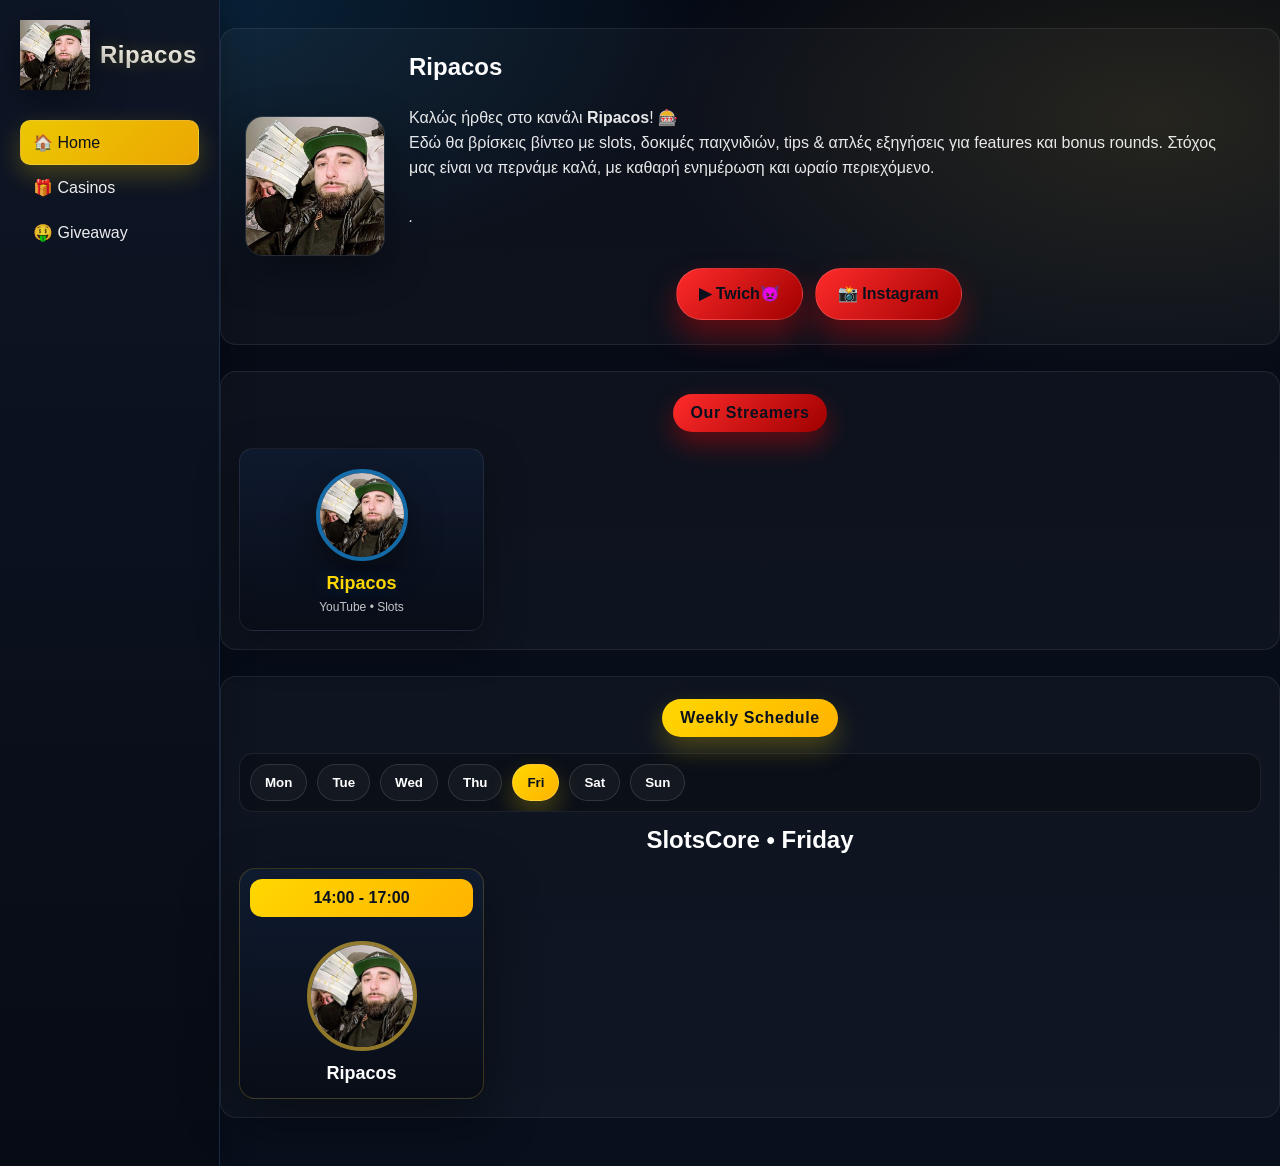
<file: index.html>
<!DOCTYPE html>
<html lang="en">
<head>
  <meta charset="UTF-8">
  <title>Ripacos - Home</title>
  <link rel="stylesheet" href="style.css">
</head>
<body>

<div class="layout">

  <aside class="sidebar">
    <div class="logo-area">
      <img src="image1.jpg" alt="Ripacos Logo">
      <span>Ripacos</span>
    </div>
    <ul>
      <li class="active"><a href="index.html">🏠 Home</a></li>
      <li><a href="bonus.html">🎁 Casinos</a></li>
     <li ><a href="giveaway_fixed.html">🤑 Giveaway</a></li>
    </ul>
  </aside>

  <main class="content">

  <section class="home-hero">
    <!-- Βάλε εδώ το λογότυπο του καναλιού -->
    <!-- Αν το αρχείο σου λέγεται αλλιώς, άλλαξε το src -->
    <img class="home-logo" src="image1.jpg" alt="Slotscore Channel Logo">

    <div class="home-text">
      <h1 class="home-title">Ripacos</h1>

      <!-- Περιγραφή (template) - άλλαξέ το όπως θες -->
      <p class="home-desc">
        Καλώς ήρθες στο κανάλι <strong>Ripacos</strong>! 🎰<br>
        Εδώ θα βρίσκεις βίντεο με slots, δοκιμές παιχνιδιών, tips & απλές εξηγήσεις για features και bonus rounds.
        Στόχος μας είναι να περνάμε καλά, με καθαρή ενημέρωση και ωραίο περιεχόμενο.
        <br><br>
        <em>.</em>
      </p>

      <div class="social-links">
        <!-- Βάλε τα δικά σου links -->
        <a class="social-btn" href="https://www.twitch.tv/ripacos">▶ Twich👿</a>
        <a class="social-btn" href="https://www.instagram.com/ripacos" target="_blank" rel="noopener">📸 Instagram</a>
      </div>
    </div>
  </section>
<section class="section">
  <div class="section-title blue"><span>Our Streamers</span></div>

  <div class="streamers-grid">
    <a class="streamer-card" href="https://www.instagram.com/ripacos/" target="_blank" rel="noopener">
      <img class="avatar" src="image1.jpg" alt="xristos">
      <div class="name">Ripacos</div>
      <div class="meta">YouTube • Slots</div>
    </a>

    
      </div>
</section>
<section class="section">
  <div class="section-title"><span>Weekly Schedule</span></div>

  <div class="week-bar" id="weekBar">
    <button class="day" data-day="mon">Mon</button>
    <button class="day" data-day="tue">Tue</button>
    <button class="day" data-day="wed">Wed</button>
    <button class="day" data-day="thu">Thu</button>
    <button class="day" data-day="fri">Fri</button>
    <button class="day" data-day="sat">Sat</button>
    <button class="day" data-day="sun">Sun</button>
  </div>

  <h2 id="scheduleTitle" style="text-align:center; margin-top:14px;">SlotsCore</h2>

  <div class="schedule-grid" id="scheduleGrid"></div>
</section>
</main>
</div>


<script>
/* Weekly schedule - click day to show streams */
const scheduleData = {
  mon: [
    { time: "14:00 - 17:00", name: "Ripacos", img: "image1.jpg" },
      
  ],
  tue: [
    { time: "14:00 - 17:00", name: "Ripacos", img: "image1.jpg" },
   
  ],
  wed: [
    { time: "14:00 - 17:00", name: "Ripacos", img: "image1.jpg" },
    
],
  thu: [
   { time: "14:00 - 17:00", name: "Ripacos", img: "image1.jpg" },
     
],
  fri: [
   { time: "14:00 - 17:00", name: "Ripacos", img: "image1.jpg" },
     
  ],
  sat: [
    { time: "14:00 - 17:00", name: "Ripacos", img: "image1.jpg" },
  ],
  sun: [
    { time: "14:00 - 17:00", name: "Ripacos", img: "image1.jpg" },
]
};

const dayNames = {
  mon: "Monday",
  tue: "Tuesday",
  wed: "Wednesday",
  thu: "Thursday",
  fri: "Friday",
  sat: "Saturday",
  sun: "Sunday"
};

const weekBar = document.getElementById("weekBar");
const scheduleGrid = document.getElementById("scheduleGrid");
const scheduleTitle = document.getElementById("scheduleTitle");

function renderSchedule(dayKey) {
  scheduleTitle.textContent = "SlotsCore • " + (dayNames[dayKey] || dayKey);
  scheduleGrid.innerHTML = "";

  const items = scheduleData[dayKey] || [];

  if (items.length === 0) {
    scheduleGrid.innerHTML = `
      <div style="
        grid-column: 1 / -1;
        text-align:center;
        padding:20px;
        border-radius:14px;
        border:1px solid rgba(255,255,255,.08);
        background:rgba(255,255,255,.03);
        color:rgba(255,255,255,.7);
      ">
        No stream scheduled for this day.
      </div>
    `;
    return;
  }

  items.forEach(item => {
    const card = document.createElement("div");
    card.className = "slot-card";
    card.innerHTML = `
      <div class="slot-time">${item.time}</div>
      <img class="slot-avatar" src="${item.img}" alt="${item.name}">
      <div class="slot-name">${item.name}</div>
    `;
    scheduleGrid.appendChild(card);
  });
}

weekBar.addEventListener("click", (e) => {
  const btn = e.target.closest(".day");
  if (!btn) return;

  const dayKey = btn.dataset.day;

  weekBar.querySelectorAll(".day").forEach(b => b.classList.remove("active"));
  btn.classList.add("active");

  renderSchedule(dayKey);
});

/* Auto-highlight today's day */
const todayIndex = new Date().getDay(); // 0=Sun..6=Sat
const map = ["sun","mon","tue","wed","thu","fri","sat"];
const todayKey = map[todayIndex];

const todayButton = document.querySelector(`[data-day="${todayKey}"]`);
if (todayButton) {
  todayButton.classList.add("active");
  renderSchedule(todayKey);
} else {
  // fallback
  renderSchedule("mon");
}
</script>

</body>
</html>
</file>
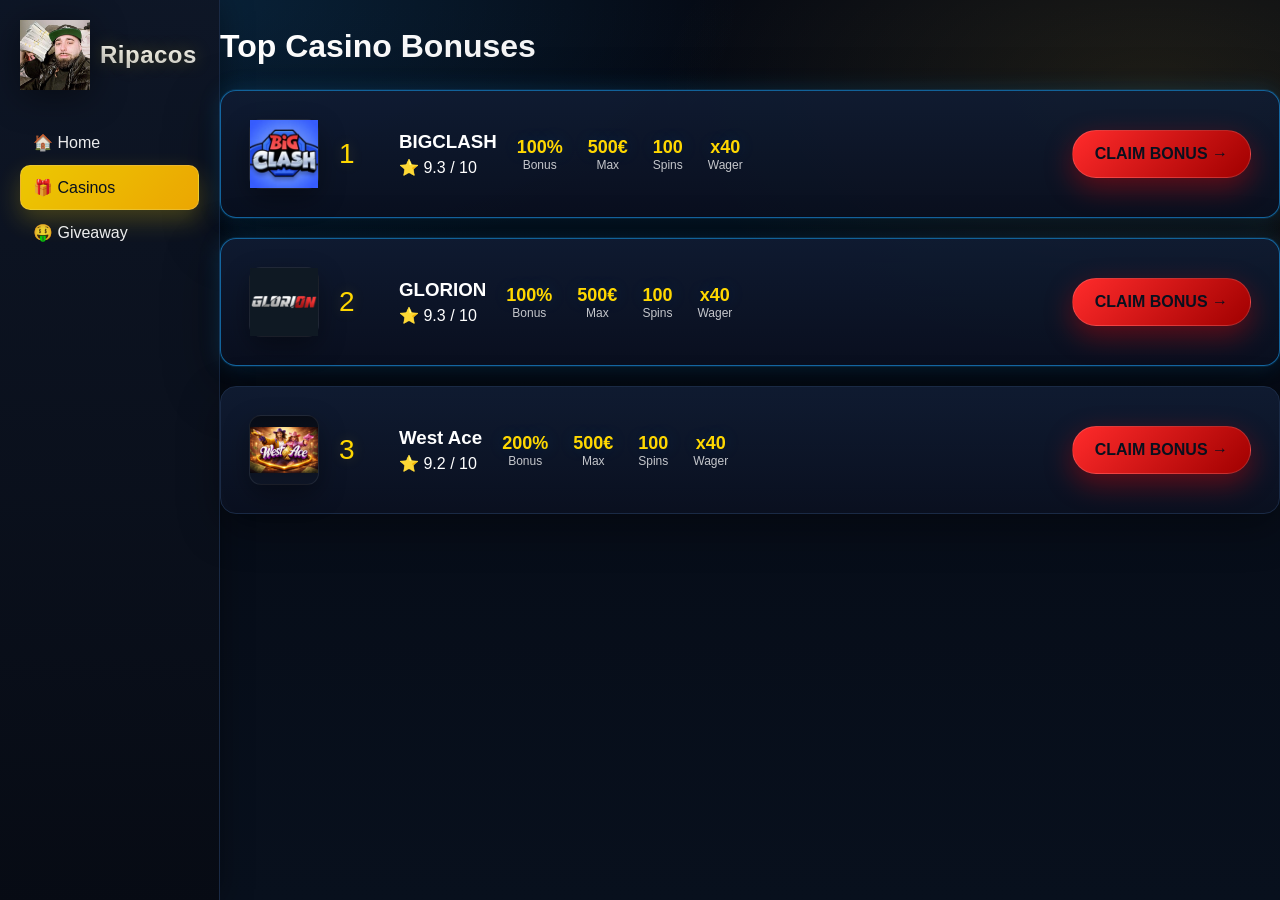
<file: bonus.html>
<!DOCTYPE html>
<html lang="en">
<head>
  <meta charset="UTF-8">
  <title>Casino Bonuses</title>
  <link rel="stylesheet" href="style.css">
</head>
<body>

<div class="layout">

  <aside class="sidebar">
    <div class="logo-area">
      <img src="image1.jpg" alt="SlotsCore Logo">
      <span>Ripacos</span>
    </div>
    <ul>
      <li><a href="index.html">🏠 Home</a></li>
      <li class="active"><a href="bonus.html">🎁 Casinos</a></li>
     <li ><a href="giveaway_fixed.html">🤑 Giveaway</a></li>
    </ul>
  </aside>

  <main class="content">

    <h1>Top Casino Bonuses</h1>

    
    <!-- CARD 1 -->
<div class="casino-card highlight">
      <div class="casino-logo">
        <img src="BIGCLASH.PNG" alt="Spartibet">
      </div>

      <div class="rank">1</div>

      <div class="info">
        <h3>BIGCLASH</h3>
        <p>⭐ 9.3 / 10</p>
      </div>

      <div class="stats">
        <div><strong>100%</strong><span>Bonus</span></div>
        <div><strong>500€</strong><span>Max</span></div>
        <div><strong>100</strong><span>Spins</span></div>
        <div><strong>x40</strong><span>Wager</span></div>
      </div>

      <a href="https://mma.lynmonkel.com/?mid=304403_2020044" class="btn" target="_blank">
        CLAIM BONUS →
      </a>
    </div>
     
    <!-- CARD 2 -->
 <div class="casino-card highlight">
      <div class="casino-logo">
        <img src="GLORION.PNG" alt="Spartibet">
      </div>

      <div class="rank">2</div>

      <div class="info">
        <h3>GLORION</h3>
        <p>⭐ 9.3 / 10</p>
      </div>

      <div class="stats">
        <div><strong>100%</strong><span>Bonus</span></div>
        <div><strong>500€</strong><span>Max</span></div>
        <div><strong>100</strong><span>Spins</span></div>
        <div><strong>x40</strong><span>Wager</span></div>
      </div>

      <a href="https://glrn.lynmonkel.com/?mid=304403_2020043" class="btn" target="_blank">
        CLAIM BONUS →
      </a>
    </div>   
    
    <!-- CARD 4 -->
  <div class="casino-card">
      <div class="casino-logo">
        <img src="WEST.PNG" alt="Casino 3">
      </div>

      <div class="rank">3</div>

      <div class="info">
        <h3>West Ace</h3>
        <p>⭐ 9.2 / 10</p>
      </div>

      <div class="stats">
        <div><strong>200%</strong><span>Bonus</span></div>
        <div><strong>500€</strong><span>Max</span></div>
        <div><strong>100</strong><span>Spins</span></div>
        <div><strong>x40</strong><span>Wager</span></div>
      </div>

      <a href="https://wstc.lynmonkel.com/?mid=362287_2106183" class="btn" target="_blank">
        CLAIM BONUS →
      </a>
    </div>  

  </main>
</div>

</body>
</html>
</file>
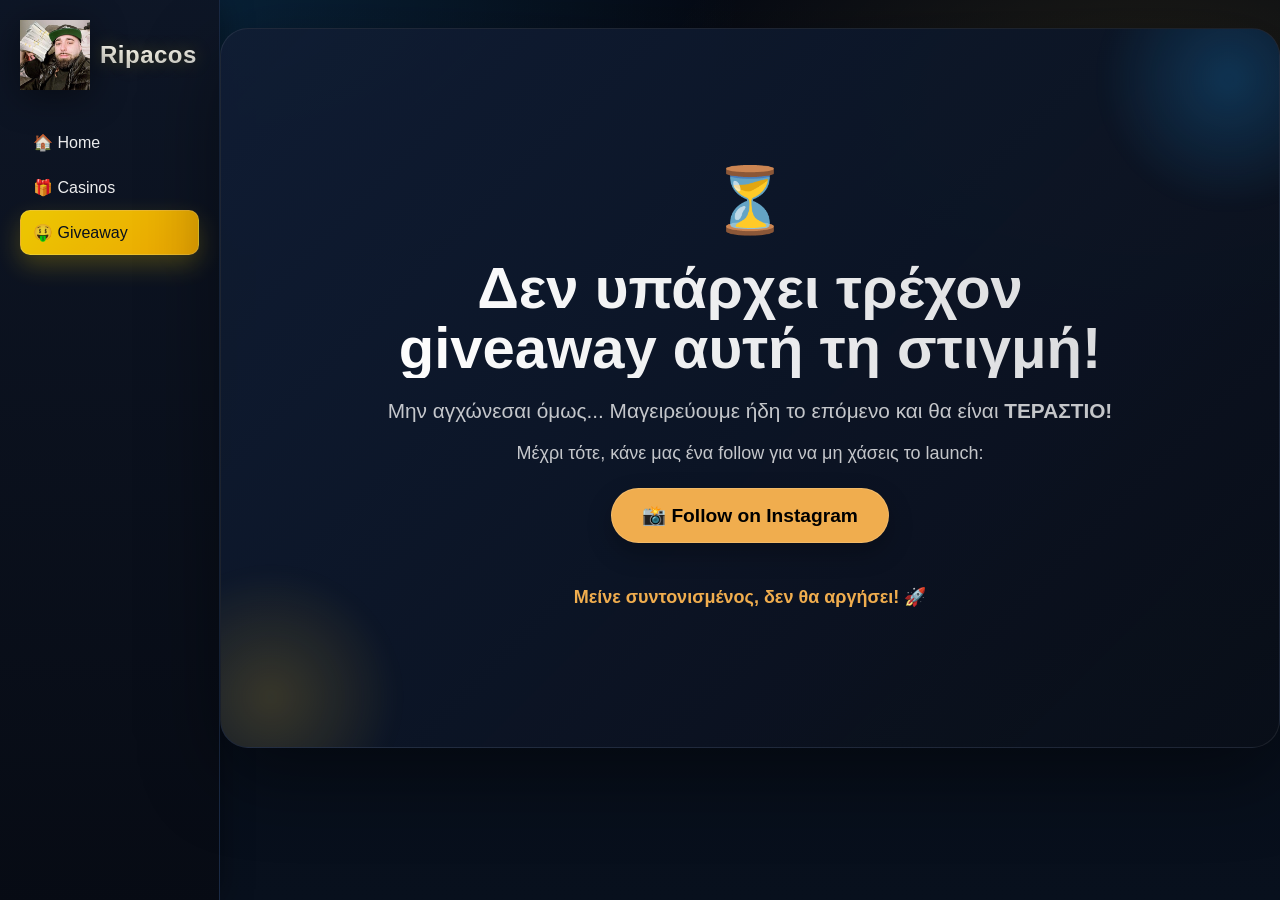
<file: giveaway_fixed.html>
<!DOCTYPE html>
<html lang="el">
<head>
  <meta charset="UTF-8">
  <meta name="viewport" content="width=device-width, initial-scale=1.0">
  <title>Ripacos Giveaway - Coming Soon</title>
  <link rel="stylesheet" href="style.css">
  <style>
    /* Νέο, βελτιωμένο styling για κεντράρισμα */
    .giveaway-hero {
      display: flex; /* Κάνουμε τον γονέα flex */
      align-items: center; /* Κεντράρισμα κατακόρυφα */
      justify-content: center; /* Κεντράρισμα οριζόντια */
      min-height: 80vh; /* Δίνουμε ένα ελάχιστο ύψος για να έχει χώρο να κεντραριστεί */
    }

    .maintenance-content {
      text-align: center;
      padding: 60px 20px;
    }
    .status-emoji {
      font-size: 4rem;
      margin-bottom: 20px;
      display: block;
    }
    .social-btn {
      display: inline-block;
      background: #f0ad4e;
      color: #000;
      padding: 15px 30px;
      border-radius: 50px;
      text-decoration: none;
      font-weight: bold;
      font-size: 1.2rem;
      transition: transform 0.3s ease;
      margin-top: 20px;
    }
    .social-btn:hover {
      transform: scale(1.1);
      background: #ffc107;
    }
    .sub-text {
      color: #ccc;
      margin-top: 10px;
    }
  </style>
</head>
<body>
<div class="layout">

  <aside class="sidebar">
    <div class="logo-area">
      <img src="image1.jpg" alt="SlotsCore Logo">
      <span>Ripacos</span>
    </div>
    <ul>
      <li><a href="index.html">🏠 Home</a></li>
      <li><a href="bonus.html">🎁 Casinos</a></li>
      <li class="active"><a href="giveaway_fixed.html">🤑 Giveaway</a></li>
    </ul>
  </aside>

  <main class="content">
    <section class="giveaway-hero">
      <div class="giveaway-hero-inner">
        <div class="maintenance-content">
          <span class="status-emoji">⏳</span>
          <h1>Δεν υπάρχει τρέχον giveaway αυτή τη στιγμή!</h1>
          <p style="font-size: 1.3rem;">
            Μην αγχώνεσαι όμως... Μαγειρεύουμε ήδη το επόμενο και θα είναι <strong>ΤΕΡΑΣΤΙΟ!</strong> 
          </p>
          
          <p class="sub-text">Μέχρι τότε, κάνε μας ένα follow για να μη χάσεις το launch:</p>
          
          <a href="https://www.instagram.com/ripacos/" 
             target="_blank" 
             class="social-btn">
             📸 Follow on Instagram
          </a>

          <p style="margin-top: 40px; font-weight: bold; color: #f0ad4e;">
            Μείνε συντονισμένος, δεν θα αργήσει! 🚀
          </p>
        </div>
      </div>
    </section>
  </main>

</div>
</body>
</html>
</file>
<file: style.css>
:root{
  /* Base */
  --bg: #070b14;
  --panel: #0e1626;
  --card: #101c33;
  --stroke: #1a2a45;

  /* RED + GOLD THEME */
  --blue: #ff2b2b;
  --blue2:#b30000;

  --gold: #ffd700;
  --gold2:#ffb300;

  --text: #ffffff;
  --muted: rgba(255,255,255,.72);

  --glowBlue: rgba(255,0,0,.35);
  --glowGold: rgba(255,215,0,.25);
}

* {
  margin: 0;
  padding: 0;
  box-sizing: border-box;
  font-family: Arial, sans-serif;
}

body {
  background: radial-gradient(1200px 600px at 30% 10%, rgba(26,166,255,.15), transparent 55%),
              radial-gradient(900px 500px at 75% 20%, rgba(255,204,51,.12), transparent 60%),
              var(--bg);
  color: var(--text);
}

.layout {
  display: flex;
}

/* SIDEBAR */
.sidebar {
  width: 220px;
  background: linear-gradient(180deg, rgba(14,22,38,.98), rgba(7,11,20,.98));
  min-height: 100vh;
  padding: 20px;
  border-right: 1px solid var(--stroke);
  box-shadow: 0 0 30px rgba(0,0,0,.35);
}

.sidebar ul {
  list-style: none;
}

.sidebar li {
  padding: 12px;
  cursor: pointer;
  opacity: 0.92;
  border-radius: 10px;
  border: 1px solid transparent;
  transition: all .18s ease;
}

/* Active / Hover = logo gold highlight */
.sidebar li.active,
.sidebar li:hover {
  background: linear-gradient(135deg, var(--gold), var(--gold2));
  color: #08101e;
  border-color: rgba(255,255,255,.18);
  box-shadow: 0 10px 24px var(--glowGold);
}

.sidebar li.active a { color: #08101e; }

/* SIDEBAR LINKS FIX */
.sidebar a {
  color: inherit;
  text-decoration: none;
  display: block;
}

/* LOGO */
.logo-area {
  display: flex;
  align-items: center;
  gap: 10px;
  margin-bottom: 30px;
}

.logo-area img {
  width: 70px;
  filter: drop-shadow(0 6px 18px rgba(0,0,0,.45));
}

.logo-area span {
  font-size: 24px;
  font-weight: bold;
  letter-spacing: .5px;
  background: linear-gradient(180deg, #ffffff, rgba(255,255,255,.75));
  -webkit-background-clip: text;
  background-clip: text;
  color: transparent;
  text-shadow: 0 0 18px rgba(255,215,0,.25);
}

/* CONTENT */
.content {
  flex: 1;
  padding: 30px;
}

.content h1 {
  margin-bottom: 25px;
  background: linear-gradient(90deg, #ffffff, rgba(255,255,255,.85));
  -webkit-background-clip: text;
  background-clip: text;
  color: transparent;
}

/* CASINO CARD */
.casino-card {
  background: linear-gradient(180deg, rgba(16,28,51,.92), rgba(10,16,32,.92));
  border-radius: 16px;
  padding: 28px;
  display: flex;
  align-items: center;
  gap: 20px;
  margin-bottom: 20px;
  border: 1px solid var(--stroke);
  min-height: 120px;
  box-shadow: 0 14px 40px rgba(0,0,0,.35);
}

/* HIGHLIGHT CARD = blue glow like logo */
.casino-card.highlight {
  border: 1px solid rgba(26,166,255,.55);
  box-shadow:
    0 0 0 1px rgba(26,166,255,.12),
    0 0 22px rgba(26,166,255,.18),
    0 18px 55px rgba(0,0,0,.45);
}

/* LOGO */
.casino-logo {
  width: 70px;
  height: 70px;
  background: linear-gradient(180deg, rgba(7,11,20,.9), rgba(14,22,38,.9));
  border-radius: 12px;
  border: 1px solid rgba(255,255,255,.08);
  display: flex;
  align-items: center;
  justify-content: center;
  box-shadow: 0 10px 26px rgba(0,0,0,.35);
}

.casino-logo img {
  max-width: 100%;
  max-height: 100%;
  object-fit: contain;
}

/* RANK = gold like the "777" frame */
.rank {
  font-size: 28px;
  color: var(--gold);
  width: 40px;
  text-shadow: 0 0 14px rgba(255,204,51,.20);
}

/* INFO */
.info h3 {
  margin-bottom: 5px;
}

/* STATS */
.stats {
  display: flex;
  gap: 25px;
  flex: 1;
}

.stats div {
  text-align: center;
}

.stats strong {
color: var(--gold);
  font-size: 18px;
  text-shadow: 0 0 18px rgba(26,166,255,.18);
}

.stats span {
  display: block;
  font-size: 12px;
  color: var(--muted);
}

/* BUTTON = blue -> gold like logo lighting */
.btn {
  background: linear-gradient(135deg, var(--blue), var(--blue2));
  color: #08101e;
  padding: 14px 22px;
  border-radius: 25px;
  text-decoration: none;
  font-weight: bold;
  white-space: nowrap;
  border: 1px solid rgba(255,255,255,.14);
  box-shadow: 0 10px 28px var(--glowBlue);
  transition: transform .18s ease, box-shadow .18s ease, filter .18s ease;
}

.btn:hover {
  transform: scale(1.03);
  background: linear-gradient(135deg, var(--gold), var(--gold2));
  box-shadow: 0 10px 28px var(--glowGold);
  filter: brightness(1.02);
}

/* MOBILE */
@media (max-width: 900px) {
  .sidebar {
    display: none;
  }

  .casino-card {
    flex-direction: column;
    align-items: flex-start;
    gap: 15px;
    padding: 25px;
  }

  .casino-logo {
    width: 80px;
    height: 80px;
  }

  .stats {
    width: 100%;
    justify-content: space-between;
  }

  .btn {
    width: 100%;
    text-align: center;
    font-size: 16px;
  }
}
/* HOME HERO */
.home-hero{
  display:flex;
  align-items:center;
  gap:24px;
  padding:24px;
  border-radius:16px;
  border: 1px solid rgba(255,255,255,0.08);
  background: rgba(255,255,255,0.03);
}

.home-logo{
  width:140px;
  height:140px;
  border-radius:18px;
  object-fit:cover;
  box-shadow: 0 14px 40px rgba(0,0,0,0.35);
  border: 1px solid rgba(255,255,255,0.10);
}

.home-title{
  margin-bottom:10px;
}

.home-desc{
  opacity: 0.9;
  line-height: 1.55;
  max-width: 820px;
}

/* SOCIAL LINKS */
.social-links{
  margin-top:14px;
  display:flex;
  flex-wrap:wrap;
  gap:12px;
}

.social-btn{
  display:inline-flex;
  align-items:center;
  gap:8px;
  padding:12px 16px;
  border-radius:999px;
  text-decoration:none;
  font-weight:700;

  /* fallback που δουλεύει και με το παλιό css */
  background: rgba(57,211,83,0.95);
  color:#000;
  box-shadow: 0 10px 24px rgba(0,0,0,0.25);
  transition: transform .18s ease, filter .18s ease;
}

.social-btn:hover{
  transform: translateY(-1px);
  filter: brightness(1.05);
}

/* Αν έχεις βάλει την καινούργια παλέτα (blue/gold), θα “κουμπώσει” αυτόματα */
:root{
  --blue: #1aa6ff;
  --blue2:#0b66ff;
  --gold: #ffcc33;
  --gold2:#ff9f1a;
}
.social-btn{
  background: linear-gradient(135deg, var(--blue), var(--blue2));
  color: #08101e;
  border: 1px solid rgba(255,255,255,0.14);
}
.social-btn:hover{
  background: linear-gradient(135deg, var(--gold), var(--gold2));
}

/* MOBILE */
@media (max-width: 900px){
  .home-hero{
    flex-direction: column;
    align-items:flex-start;
  }
  .home-logo{
    width:110px;
    height:110px;
  }
  .social-btn{
    width:100%;
    justify-content:center;
  }
}
/* --- SECTIONS --- */
.section{
  margin-top: 26px;
  padding: 18px;
  border-radius: 16px;
  border: 1px solid rgba(255,255,255,.08);
  background: rgba(255,255,255,.03);
}

.section-title{
  display:flex;
  justify-content:center;
  margin: 4px 0 16px;
}
.section-title span{
  padding: 10px 18px;
  border-radius: 999px;
  font-weight: 900;
  letter-spacing: .6px;
  color:#08101e;
  background: linear-gradient(135deg, var(--gold), var(--gold2));
  box-shadow: 0 12px 26px var(--glowGold);
}

/* --- STREAMERS GRID --- */
.streamers-grid{
  display:grid;
  grid-template-columns: repeat(4, minmax(0, 1fr));
  gap: 14px;
}
.streamer-card{
  text-decoration:none;
  color: var(--text);
  border-radius: 14px;
  padding: 16px;
  border: 1px solid rgba(255,255,255,.08);
  background: linear-gradient(180deg, rgba(16,28,51,.78), rgba(7,11,20,.72));
  box-shadow: 0 14px 40px rgba(0,0,0,.35);
  transition: transform .18s ease, border-color .18s ease, box-shadow .18s ease;
  text-align:center;
}
.streamer-card:hover{
  transform: translateY(-2px);
  border-color: rgba(255,204,51,.30);
  box-shadow: 0 18px 55px rgba(0,0,0,.45), 0 0 22px rgba(255,204,51,.12);
}
.avatar{
  width: 92px;
  height: 92px;
  border-radius: 50%;
  object-fit: cover;
  border: 4px solid rgba(255,204,51,.55);
  box-shadow: 0 14px 35px rgba(0,0,0,.45);
  margin: 4px auto 12px;
  display:block;
}
.name{
  font-weight: 900;
  color: var(--gold);
  font-size: 18px;
}
.meta{
  margin-top: 6px;
  font-size: 12px;
  color: var(--muted);
}

/* --- TOP CASINOS ROWS --- */
.casino-rows{ display:flex; flex-direction:column; gap: 12px; }
.casino-row{
  display:flex;
  align-items:center;
  gap: 16px;
  padding: 16px;
  border-radius: 16px;
  border: 1px solid rgba(255,204,51,.16);
  background: linear-gradient(180deg, rgba(16,28,51,.80), rgba(7,11,20,.78));
  box-shadow: 0 18px 55px rgba(0,0,0,.45);
}
.row-rank{
  width: 36px;
  height: 36px;
  display:flex;
  align-items:center;
  justify-content:center;
  border-radius: 10px;
  font-weight: 900;
  color:#08101e;
  background: linear-gradient(135deg, var(--gold), var(--gold2));
}
.row-brand{
  display:flex;
  align-items:center;
  gap: 12px;
  min-width: 260px;
}
.row-logo{
  width: 58px; height: 58px;
  border-radius: 14px;
  background: rgba(0,0,0,.28);
  border: 1px solid rgba(255,255,255,.08);
  display:flex; align-items:center; justify-content:center;
}
.row-logo img{ max-width:100%; max-height:100%; object-fit:contain; }
.row-name{ font-weight: 900; }
.tag{
  margin-left: 8px;
  font-size: 11px;
  padding: 4px 10px;
  border-radius: 999px;
  background: rgba(255,204,51,.16);
  border: 1px solid rgba(255,204,51,.22);
  color: var(--gold);
}
.row-sub{ margin-top: 4px; font-size: 12px; color: var(--muted); }

.row-stats{
  display:flex;
  gap: 18px;
  flex: 1;
  justify-content: center;
}
.row-stats div{ text-align:center; min-width: 86px; }
.row-stats strong{ color: var(--gold); font-size: 20px; }
.row-stats span{ display:block; font-size: 12px; color: var(--muted); }

.row-btn{ padding: 12px 18px; border-radius: 999px; }

/* --- WEEK BAR + SCHEDULE --- */
.week-bar{
  display:flex;
  gap: 10px;
  padding: 10px;
  border-radius: 14px;
  background: rgba(0,0,0,.25);
  border: 1px solid rgba(255,255,255,.08);
  overflow:auto;
}
.day{
  border: 1px solid rgba(255,255,255,.12);
  background: rgba(255,255,255,.04);
  color: var(--text);
  padding: 10px 14px;
  border-radius: 999px;
  cursor:pointer;
  font-weight: 800;
  white-space:nowrap;
}
.day.active{
  background: linear-gradient(135deg, var(--gold), var(--gold2));
  color: #08101e;
  border-color: rgba(255,255,255,.18);
  box-shadow: 0 12px 24px var(--glowGold);
}

.schedule-grid{
  margin-top: 14px;
  display:grid;
  grid-template-columns: repeat(4, minmax(0, 1fr));
  gap: 14px;
}
.slot-card{
  border-radius: 16px;
  border: 1px solid rgba(255,204,51,.20);
  background: linear-gradient(180deg, rgba(16,28,51,.80), rgba(7,11,20,.78));
  box-shadow: 0 18px 55px rgba(0,0,0,.45);
  padding: 14px;
  text-align:center;
  position:relative;
}
.slot-time{
  position:absolute;
  top: 10px; left: 10px; right: 10px;
  border-radius: 12px;
  padding: 10px 12px;
  font-weight: 900;
  color:#08101e;
  background: linear-gradient(135deg, var(--gold), var(--gold2));
}
.slot-avatar{
  width: 110px;
  height: 110px;
  border-radius: 50%;
  object-fit: cover;
  border: 4px solid rgba(255,204,51,.55);
  margin: 58px auto 12px;
  display:block;
}
.slot-name{
  font-weight: 900;
  font-size: 18px;
}

/* RESPONSIVE */
@media (max-width: 1100px){
  .streamers-grid{ grid-template-columns: repeat(2, 1fr); }
  .schedule-grid{ grid-template-columns: repeat(2, 1fr); }
  .row-brand{ min-width: 200px; }
}
@media (max-width: 650px){
  .streamers-grid{ grid-template-columns: 1fr; }
  .schedule-grid{ grid-template-columns: 1fr; }
  .casino-row{ flex-direction: column; align-items: flex-start; }
  .row-stats{ justify-content: space-between; width:100%; }
  .row-btn{ width:100%; text-align:center; }
}
/* Our Streamers title -> BLUE (μόνο αυτό) */
.section-title.blue span{
  background: linear-gradient(135deg, var(--blue), var(--blue2));
  color: #08101e;
  box-shadow: 0 12px 26px var(--glowBlue);
}

/* (προαιρετικό) Αν θες και τα ονόματα των streamers να γίνουν μπλε αντί χρυσά */
.section-title.blue ~ .streamers-grid .name{
  color: var(--gold);
  text-shadow: 0 0 18px rgba(26,166,255,.25);
}

/* (προαιρετικό) Αν θες και το περίγραμμα του avatar να γίνει μπλε */
.section-title.blue ~ .streamers-grid .avatar{
  border-color: rgba(26,166,255,.60);
}

:root{
--bg: #070b14;
  --panel: #0e1626;
  --card: #101c33;
  --card-2: #0c1526;
  --stroke: #1a2a45;

  /* RED + GOLD */
  --blue: #ff2b2b;
  --blue2:#a00000;

  --gold: #ffd700;
  --gold2:#ffb300;

  --text: #ffffff;
  --muted: rgba(255,255,255,.76);

  --glowBlue: rgba(255,0,0,.35);
  --glowGold: rgba(255,215,0,.25);
  --success: #39d353;
  --danger: #ff6b6b;
}

*{margin:0;padding:0;box-sizing:border-box}
html{scroll-behavior:smooth}
body{
  font-family: Arial, sans-serif;
  color:var(--text);
  background:
    radial-gradient(1000px 500px at 15% 0%, rgba(26,166,255,.16), transparent 55%),
    radial-gradient(900px 480px at 90% 10%, rgba(255,204,51,.10), transparent 55%),
    linear-gradient(180deg, #050913 0%, #08101d 100%);
  min-height:100vh;
}

a{color:inherit}
img{max-width:100%;display:block}

.content{
  width:min(1180px, calc(100% - 32px));
  margin:0 auto;
  padding:28px 0 48px;
}

/* HERO */
.giveaway-hero{
  position:relative;
  overflow:hidden;
  border:1px solid rgba(255,255,255,.08);
  border-radius:28px;
  background:
    linear-gradient(135deg, rgba(16,28,51,.96), rgba(8,13,24,.92)),
    linear-gradient(135deg, rgba(26,166,255,.08), rgba(255,204,51,.05));
  box-shadow: 0 28px 80px rgba(0,0,0,.42);
}
.giveaway-hero::before,
.giveaway-hero::after{
  content:"";
  position:absolute;
  border-radius:50%;
  filter:blur(8px);
}
.giveaway-hero::before{
  width:260px;height:260px;right:-80px;top:-80px;
  background:radial-gradient(circle, rgba(26,166,255,.22), transparent 70%);
}
.giveaway-hero::after{
  width:260px;height:260px;left:-80px;bottom:-80px;
  background:radial-gradient(circle, rgba(255,204,51,.18), transparent 70%);
}
.giveaway-hero-inner{
  position:relative;
  z-index:1;
  padding:48px;
}
.giveaway-badge{
  display:inline-flex;
  align-items:center;
  gap:8px;
  padding:10px 16px;
  border-radius:999px;
  background:linear-gradient(135deg, var(--gold), var(--gold2));
  color:#08101e;
  font-weight:900;
  letter-spacing:.5px;
  box-shadow:0 14px 28px var(--glowGold);
  margin-bottom:18px;
}
.giveaway-hero h1{
  font-size:clamp(32px, 6vw, 58px);
  line-height:1.04;
  max-width:760px;
  margin-bottom:16px;
}
.giveaway-hero p{
  max-width:760px;
  color:var(--muted);
  font-size:18px;
  line-height:1.65;
}
.giveaway-hero-btn,
.social-links a{
  display:inline-flex;
  align-items:center;
  justify-content:center;
  margin-top:24px;
  min-height:52px;
  padding:14px 22px;
  border-radius:999px;
  border:1px solid rgba(255,255,255,.14);
  text-decoration:none;
  font-weight:900;
  color:#08101e;
  background:linear-gradient(135deg, var(--blue), var(--blue2));
  box-shadow:0 16px 30px var(--glowBlue);
  transition:transform .18s ease, box-shadow .18s ease, filter .18s ease, background .18s ease;
}
.giveaway-hero-btn:hover,
.social-links a:hover{
  transform:translateY(-2px);
  filter:brightness(1.04);
  background:linear-gradient(135deg, var(--gold), var(--gold2));
  box-shadow:0 16px 30px var(--glowGold);
}

/* SECTION WRAPPER */
.giveaway-prizes,
.giveaway-table,
.how-to,
.send-screenshot,
.terms{
  margin-top:24px;
  padding:26px;
  border-radius:24px;
  border:1px solid rgba(255,255,255,.08);
  background:linear-gradient(180deg, rgba(16,28,51,.84), rgba(7,11,20,.82));
  box-shadow:0 20px 55px rgba(0,0,0,.34);
}

.giveaway-prizes h2,
.giveaway-table h2,
.how-to h2,
.send-screenshot h2,
.terms h2{
  font-size:clamp(24px, 3vw, 34px);
  margin-bottom:18px;
}

/* PRIZES */
.prize-grid{
  display:grid;
  grid-template-columns:repeat(3, minmax(0, 1fr));
  gap:18px;
}
.prize-card{
  position:relative;
  overflow:hidden;
  border-radius:22px;
  padding:24px;
  min-height:210px;
  display:flex;
  flex-direction:column;
  justify-content:space-between;
  border:1px solid rgba(255,255,255,.12);
  box-shadow:0 18px 45px rgba(0,0,0,.35);
}
.prize-card::after{
  content:"";
  position:absolute;
  inset:auto -30px -30px auto;
  width:120px;height:120px;
  border-radius:50%;
  background:rgba(255,255,255,.08);
  filter:blur(2px);
}
.prize-card h3{font-size:22px;margin-bottom:8px}
.prize-card p{color:rgba(255,255,255,.82);font-weight:700}
.prize-card h2{font-size:46px;margin:0}
.prize-card.gold{
  background:linear-gradient(135deg, rgba(255,204,51,.22), rgba(255,159,26,.14), rgba(16,28,51,.92));
  border-color:rgba(255,204,51,.35);
}
.prize-card.silver{
  background:linear-gradient(135deg, rgba(203,213,225,.18), rgba(148,163,184,.10), rgba(16,28,51,.92));
  border-color:rgba(203,213,225,.28);
}
.prize-card.bronze{
  background:linear-gradient(135deg, rgba(205,127,50,.22), rgba(168,85,42,.12), rgba(16,28,51,.92));
  border-color:rgba(205,127,50,.32);
}

/* TABLES */
.giveaway-table{
  display:grid;
  grid-template-columns:repeat(2, minmax(0, 1fr));
  gap:18px;
}
.giveaway-table > h2{
  grid-column:1 / -1;
  margin-bottom:0;
}
.table-box{
  border-radius:20px;
  border:1px solid rgba(255,255,255,.08);
  background:linear-gradient(180deg, rgba(8,13,24,.70), rgba(16,28,51,.66));
  padding:18px;
}
.table-box h3{
  margin-bottom:14px;
  color:var(--gold);
}
.table-box table{
  width:100%;
  border-collapse:collapse;
  overflow:hidden;
  border-radius:16px;
}
.table-box th,
.table-box td{
  padding:14px 16px;
  text-align:left;
  border-bottom:1px solid rgba(255,255,255,.08);
}
.table-box th{
  background:rgba(255,255,255,.05);
  font-size:14px;
 color:var(--gold);
}
.table-box tr:last-child td{border-bottom:none}
.table-box td:last-child{
  font-weight:900;
  color:var(--gold);
}

/* HOW TO */
.how-to ol{
  padding-left:0;
  list-style:none;
  display:grid;
  grid-template-columns:repeat(2, minmax(0, 1fr));
  gap:14px;
}
.how-to li{
  position:relative;
  min-height:84px;
  padding:18px 18px 18px 72px;
  border-radius:18px;
  border:1px solid rgba(255,255,255,.08);
  background:rgba(255,255,255,.03);
  line-height:1.5;
}
.how-to li::before{
  counter-increment:steps;
  content:counter(steps);
  position:absolute;
  left:18px;
  top:16px;
  width:38px;
  height:38px;
  border-radius:12px;
  display:flex;
  align-items:center;
  justify-content:center;
  font-weight:900;
  color:#08101e;
  background:linear-gradient(135deg, var(--gold), var(--gold2));
}
.how-to ol{counter-reset:steps}

/* SEND */
.send-screenshot{
  text-align:center;
}
.send-screenshot h2{
  max-width:700px;
  margin:0 auto 10px;
}
.social-links{
  display:flex;
  justify-content:center;
  gap:12px;
  flex-wrap:wrap;
}

/* TERMS */
.terms p{
  color:var(--muted);
  line-height:1.7;
  margin-bottom:12px;
}
.terms p:last-child{margin-bottom:0}

/* SMALL ENHANCEMENTS */
.table-box tbody tr:hover,
.how-to li:hover,
.prize-card:hover{
  transform:translateY(-2px);
  transition:transform .18s ease, border-color .18s ease, box-shadow .18s ease;
}
.prize-card:hover,
.how-to li:hover{
  box-shadow:0 22px 55px rgba(0,0,0,.42);
}

/* RESPONSIVE */
@media (max-width: 920px){
  .giveaway-hero-inner{padding:34px 24px}
  .prize-grid,
  .giveaway-table,
  .how-to ol{
    grid-template-columns:1fr;
  }
}

@media (max-width: 640px){
  .content{width:min(100% - 20px, 100%);padding:16px 0 28px}
  .giveaway-prizes,
  .giveaway-table,
  .how-to,
  .send-screenshot,
  .terms{padding:18px}
  .giveaway-hero h1{font-size:34px}
  .giveaway-hero p{font-size:16px}
  .giveaway-hero-btn,
  .social-links a{width:100%}
  .table-box th,
  .table-box td{padding:12px 10px;font-size:14px}
  .prize-card h2{font-size:38px}
}
.giveaway-deadline {
  position: absolute;
  top: 20px;
  right: 20px;
  background: linear-gradient(90deg, #ffcc00, #ffb300);
  color: #000;
  font-weight: bold;
  padding: 8px 16px;
  border-radius: 999px;
  font-size: 14px;
  box-shadow: 0 0 15px rgba(255, 200, 0, 0.4);
}
.giveaway-timeline {
  text-align: center;
  padding: 40px 20px;
}

.timeline-grid {
  display: flex;
  gap: 20px;
  justify-content: center;
  flex-wrap: wrap;
}

.timeline-card {
  background: #111;
  border-radius: 12px;
  padding: 20px;
  min-width: 200px;
  box-shadow: 0 0 10px rgba(0,0,0,0.3);
}

.timeline-card h3 {
  margin-bottom: 10px;
}

.timeline-card p {
  font-size: 18px;
  font-weight: bold;
}
</file>
